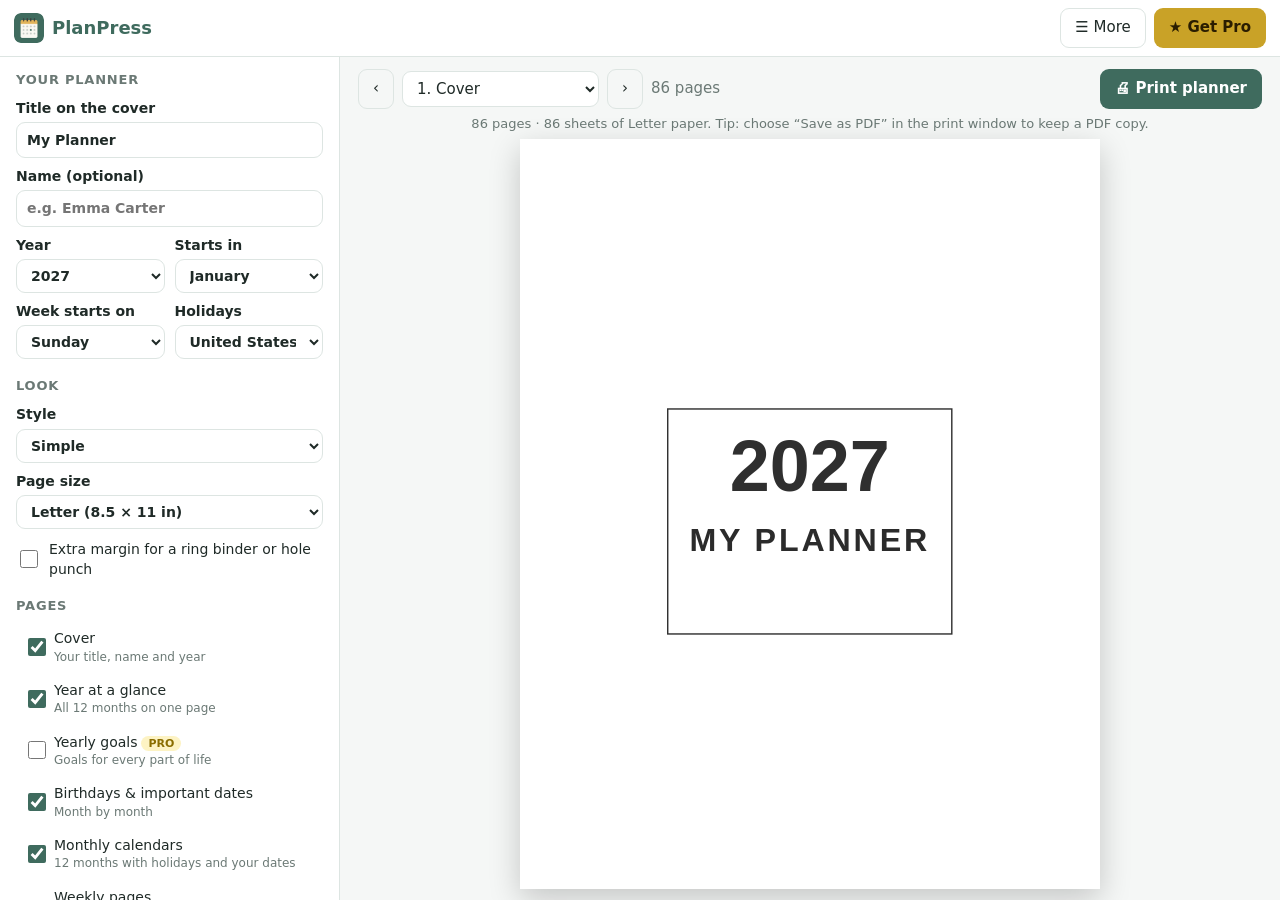
<file: index.html>
<!doctype html>
<html lang="en">
<head>
  <meta charset="utf-8">
  <meta name="viewport" content="width=device-width, initial-scale=1">
  <title>PlanPress – Printable Planner Maker</title>
  <meta name="description" content="Make your own printable planner: year, monthly and weekly pages with your dates, habit tracker, budget, meal planner, daily pages and more. Print at home. Private and offline.">
  <meta name="theme-color" content="#3f6b5e">
  <link rel="manifest" href="manifest.json">
  <link rel="icon" href="icon-192.png">
  <link rel="stylesheet" href="style.css">
</head>
<body>
  <header class="topbar">
    <div class="brand"><img src="icon-192.png" alt="" width="30" height="30"><span>PlanPress</span></div>
    <div class="top-btns">
      <button id="moreBtn" class="tb">☰ More</button>
      <button id="proBtn" class="pro-btn" hidden>★ Get Pro</button>
    </div>
    <div id="menu" class="menu" hidden>
      <button id="resetBtn">Start again with the default planner…</button>
      <a href="help.html" target="_blank" rel="noopener">❓ How to use PlanPress</a>
      <a href="mailto:thequan03072002@gmail.com?subject=PlanPress%20feedback">✉ Feedback &amp; support</a>
      <a href="https://apps.microsoft.com/detail/9MWSF3JMP1GJ" target="_blank" rel="noopener">More apps: PrintCal – photo cards &amp; calendars</a>
      <a href="https://apps.microsoft.com/detail/9N6HCR3T80F2" target="_blank" rel="noopener">More apps: BudgetPress budget planner</a>
      <a href="https://apps.microsoft.com/detail/9NDCRGD5QFJ4" target="_blank" rel="noopener">More apps: RecipePress family cookbook maker</a>
    </div>
  </header>

  <main class="pane">
    <section class="side">
      <h2>Your planner</h2>
      <label class="field">Title on the cover<input id="title" type="text" maxlength="40"></label>
      <label class="field">Name (optional)<input id="owner" type="text" maxlength="40" placeholder="e.g. Emma Carter"></label>
      <div class="two">
        <label class="field">Year<select id="year"></select></label>
        <label class="field">Starts in<select id="start"></select></label>
      </div>
      <div class="two">
        <label class="field">Week starts on<select id="weekStart"><option value="0">Sunday</option><option value="1">Monday</option></select></label>
        <label class="field">Holidays<select id="holidays"></select></label>
      </div>

      <h2>Look</h2>
      <label class="field">Style<select id="style"></select></label>
      <label class="field">Page size<select id="paper"></select></label>
      <label class="check" id="twoUpRow"><input id="twoUp" type="checkbox"> Print 2 pages on each sheet (cut in half)</label>
      <label class="check"><input id="holes" type="checkbox"> Extra margin for a ring binder or hole punch</label>

      <h2>Pages</h2>
      <div id="sections" class="sections"></div>

      <h2>Your important dates</h2>
      <p class="hint">One on each line – birthdays, anniversaries, trips. They appear on your calendar pages.</p>
      <textarea id="dates" rows="6" placeholder="Mar 14 Mom's birthday&#10;Jun 2 Our anniversary&#10;Aug 10 Beach trip"></textarea>

      <h2>Your habits</h2>
      <p class="hint">One on each line (up to 12).</p>
      <textarea id="habits" rows="6"></textarea>
      <p class="fb-note">💬 Something not working the way you want? Tell me – <a href="mailto:thequan03072002@gmail.com?subject=PlanPress%20feedback">thequan03072002@gmail.com</a>. I read every message and improve the app.</p>
    </section>

    <section class="main-col">
      <div class="pager">
        <button id="pgPrev" class="ghost">‹</button>
        <select id="pgSel"></select>
        <button id="pgNext" class="ghost">›</button>
        <span id="pgCount" class="muted"></span>
        <span class="grow"></span>
        <button id="printBtn" class="primary">🖨 Print planner</button>
      </div>
      <p id="info" class="hint center"></p>
      <div id="preview" class="preview"></div>
    </section>
  </main>

  <dialog id="proDialog" class="dlg">
    <h2>PlanPress Pro</h2>
    <p class="muted">One-time purchase. Yours forever on this Microsoft account – no subscription.</p>
    <ul class="pro-list">
      <li><strong>All 6 styles</strong> <span class="muted">(Free: Simple and Sage)</span></li>
      <li><strong>More pages:</strong> budget, meal planner &amp; grocery list, daily pages, cleaning schedule, yearly goals</li>
      <li><strong>Half Letter and A5 sizes</strong> – print 2 pages on each sheet, cut and bind like a real planner</li>
      <li>Free updates – a new year is always one click away</li>
    </ul>
    <p class="fb-note">💬 Something not working the way you want? Tell me – <a href="mailto:thequan03072002@gmail.com?subject=PlanPress%20feedback">thequan03072002@gmail.com</a>. I read every message and improve the app.</p>
    <p id="proMsg" class="pro-msg" hidden></p>
    <div class="row-btns">
      <button id="buyBtn" class="primary" autofocus>Unlock Pro</button>
      <button id="restoreBtn" class="ghost">Restore purchase</button>
      <button id="closePro" class="ghost">Not now</button>
    </div>
  </dialog>

  <div id="toast" class="toast" hidden></div>
  <style id="pageRule"></style>
  <div id="printArea"></div>
  <script src="app.js"></script>
</body>
</html>
</file>
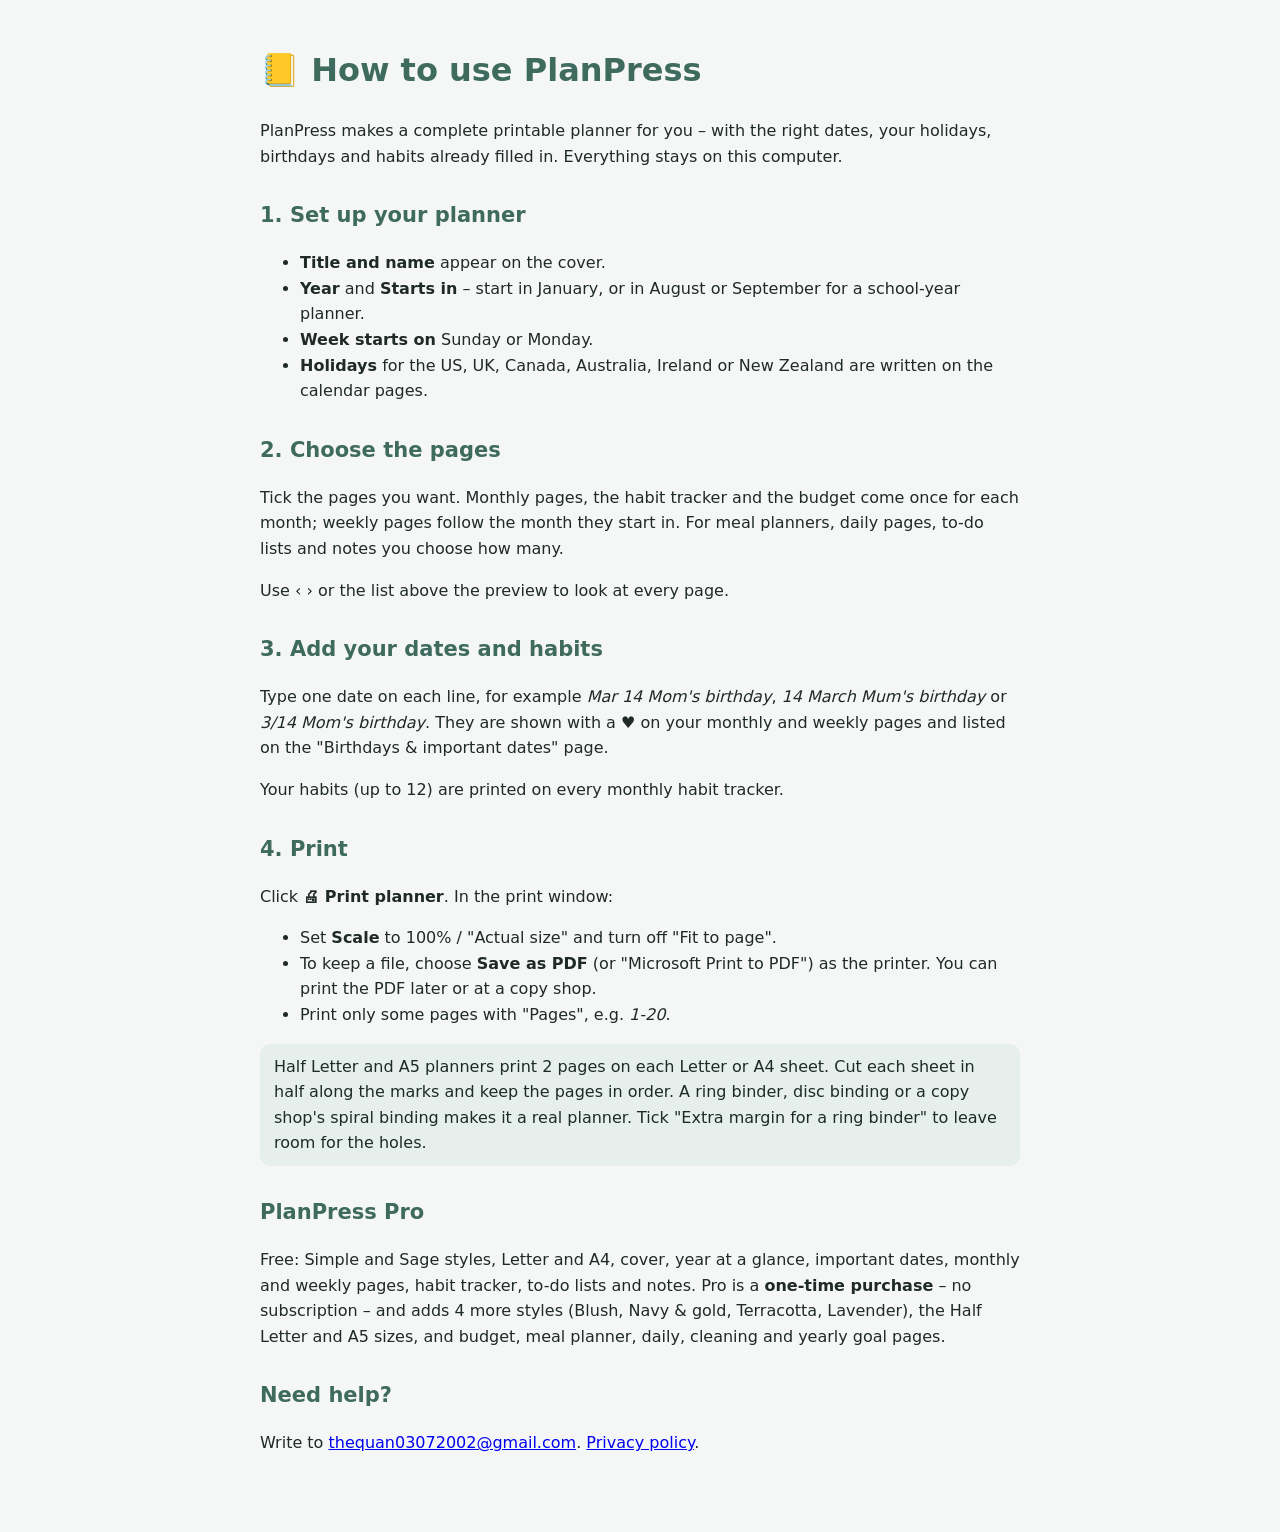
<file: help.html>
<!doctype html>
<html lang="en"><head><meta charset="utf-8"><meta name="viewport" content="width=device-width, initial-scale=1">
<title>How to use PlanPress</title><link rel="icon" href="icon-192.png">
<style>
body{font:16px/1.6 'Segoe UI',system-ui,sans-serif;max-width:760px;margin:0 auto;padding:24px 18px 60px;color:#1f2a27;background:#f5f7f6}
h1,h2{color:#3f6b5e}h2{margin-top:30px;font-size:21px}
.tip{background:#e6efec;border-radius:10px;padding:10px 14px}
@media (prefers-color-scheme:dark){body{background:#121715;color:#e9f0ed}h1,h2{color:#8cc4b2}.tip{background:#24312d}a{color:#8cc4b2}}
</style></head><body>
<h1>📒 How to use PlanPress</h1>
<p>PlanPress makes a complete printable planner for you – with the right dates, your holidays, birthdays and habits already filled in. Everything stays on this computer.</p>

<h2>1. Set up your planner</h2>
<ul>
<li><b>Title and name</b> appear on the cover.</li>
<li><b>Year</b> and <b>Starts in</b> – start in January, or in August or September for a school-year planner.</li>
<li><b>Week starts on</b> Sunday or Monday.</li>
<li><b>Holidays</b> for the US, UK, Canada, Australia, Ireland or New Zealand are written on the calendar pages.</li>
</ul>

<h2>2. Choose the pages</h2>
<p>Tick the pages you want. Monthly pages, the habit tracker and the budget come once for each month; weekly pages follow the month they start in. For meal planners, daily pages, to-do lists and notes you choose how many.</p>
<p>Use ‹ › or the list above the preview to look at every page.</p>

<h2>3. Add your dates and habits</h2>
<p>Type one date on each line, for example <i>Mar 14 Mom's birthday</i>, <i>14 March Mum's birthday</i> or <i>3/14 Mom's birthday</i>. They are shown with a ♥ on your monthly and weekly pages and listed on the "Birthdays &amp; important dates" page.</p>
<p>Your habits (up to 12) are printed on every monthly habit tracker.</p>

<h2>4. Print</h2>
<p>Click <b>🖨 Print planner</b>. In the print window:</p>
<ul>
<li>Set <b>Scale</b> to 100% / "Actual size" and turn off "Fit to page".</li>
<li>To keep a file, choose <b>Save as PDF</b> (or "Microsoft Print to PDF") as the printer. You can print the PDF later or at a copy shop.</li>
<li>Print only some pages with "Pages", e.g. <i>1-20</i>.</li>
</ul>
<p class="tip">Half Letter and A5 planners print 2 pages on each Letter or A4 sheet. Cut each sheet in half along the marks and keep the pages in order. A ring binder, disc binding or a copy shop's spiral binding makes it a real planner. Tick "Extra margin for a ring binder" to leave room for the holes.</p>

<h2>PlanPress Pro</h2>
<p>Free: Simple and Sage styles, Letter and A4, cover, year at a glance, important dates, monthly and weekly pages, habit tracker, to-do lists and notes. Pro is a <b>one-time purchase</b> – no subscription – and adds 4 more styles (Blush, Navy &amp; gold, Terracotta, Lavender), the Half Letter and A5 sizes, and budget, meal planner, daily, cleaning and yearly goal pages.</p>

<h2>Need help?</h2>
<p>Write to <a href="mailto:thequan03072002@gmail.com?subject=PlanPress%20help">thequan03072002@gmail.com</a>. <a href="privacy.html">Privacy policy</a>.</p>
</body></html>
</file>
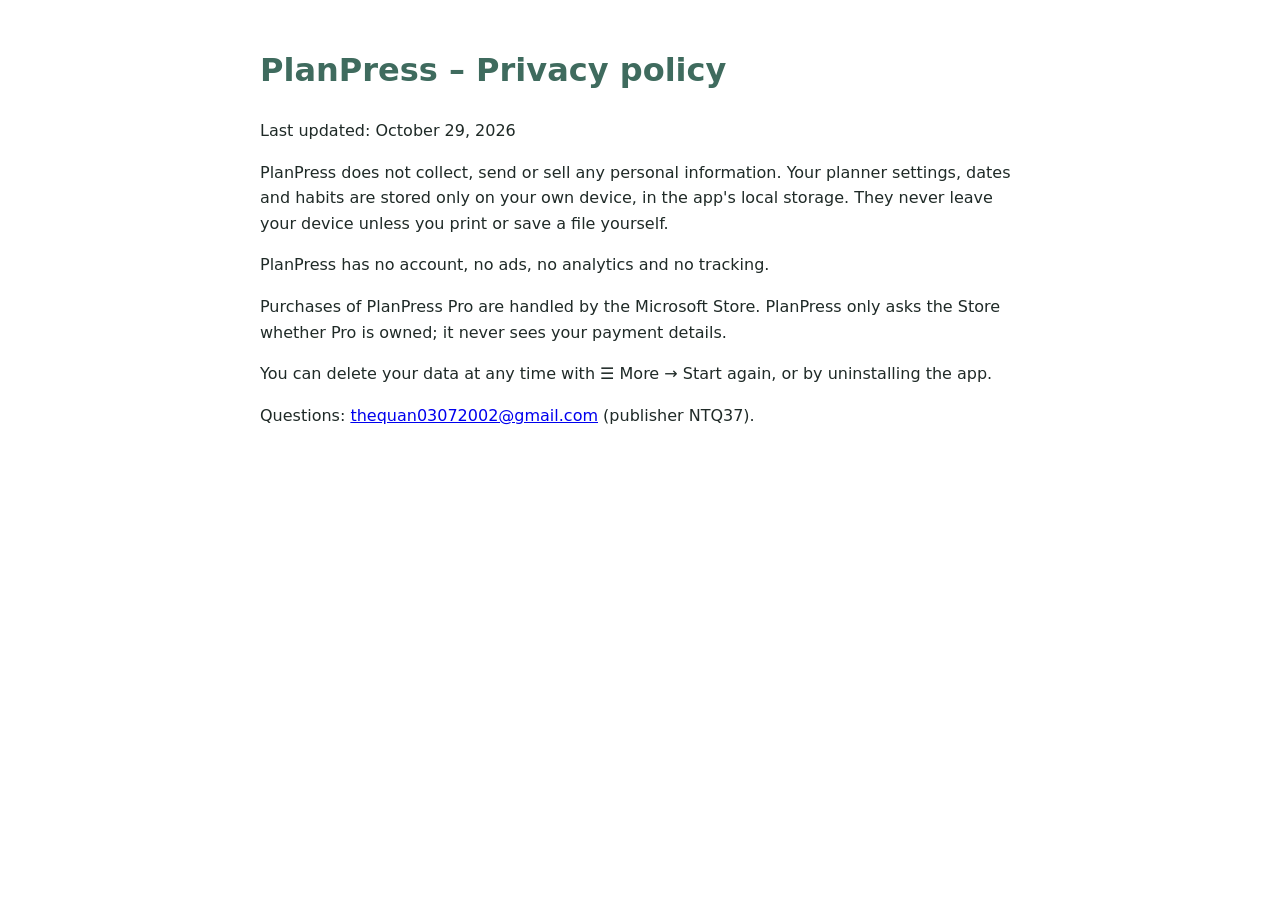
<file: privacy.html>
<!doctype html>
<html lang="en"><head><meta charset="utf-8"><meta name="viewport" content="width=device-width, initial-scale=1">
<title>PlanPress – Privacy policy</title><link rel="icon" href="icon-192.png">
<style>body{font:16px/1.6 'Segoe UI',system-ui,sans-serif;max-width:760px;margin:0 auto;padding:24px 18px;color:#1f2a27}h1{color:#3f6b5e}</style></head><body>
<h1>PlanPress – Privacy policy</h1>
<p>Last updated: October 29, 2026</p>
<p>PlanPress does not collect, send or sell any personal information. Your planner settings, dates and habits are stored only on your own device, in the app's local storage. They never leave your device unless you print or save a file yourself.</p>
<p>PlanPress has no account, no ads, no analytics and no tracking.</p>
<p>Purchases of PlanPress Pro are handled by the Microsoft Store. PlanPress only asks the Store whether Pro is owned; it never sees your payment details.</p>
<p>You can delete your data at any time with ☰ More → Start again, or by uninstalling the app.</p>
<p>Questions: <a href="mailto:thequan03072002@gmail.com">thequan03072002@gmail.com</a> (publisher NTQ37).</p>
</body></html>
</file>
<file: style.css>
:root {
  --bg: #f5f7f6; --card: #ffffff; --text: #1f2a27; --muted: #6b7975; --line: #dde5e2;
  --accent: #3f6b5e; --accent-2: #e6efec; --on-accent: #ffffff; --danger: #b42318;
}
@media (prefers-color-scheme: dark) {
  :root { --bg: #121715; --card: #1b2220; --text: #e9f0ed; --muted: #a3b2ad; --line: #2f3a37; --accent: #8cc4b2; --accent-2: #24312d; --on-accent: #10221c; --danger: #f97066; }
}
* { box-sizing: border-box; }
[hidden] { display: none !important; }
html, body { height: 100%; }
body { margin: 0; font: 15px/1.45 'Segoe UI', system-ui, sans-serif; background: var(--bg); color: var(--text); display: flex; flex-direction: column; }
button, input, select, textarea { font: inherit; color: inherit; }
button { cursor: pointer; border: 1px solid transparent; border-radius: 9px; padding: 8px 14px; background: var(--accent-2); }
input, select, textarea { background: var(--card); border: 1px solid var(--line); border-radius: 9px; padding: 7px 10px; width: 100%; }
textarea { resize: vertical; }
input:focus, select:focus, textarea:focus, button:focus-visible { outline: 3px solid var(--accent); outline-offset: 1px; }
.primary { background: var(--accent); color: var(--on-accent); font-weight: 700; }
.ghost { background: transparent; border-color: var(--line); }
.ghost:hover, .tb:hover { border-color: var(--accent); }
.danger { color: var(--danger); }
.muted { color: var(--muted); font-weight: 400; }
.hint { color: var(--muted); font-size: 13px; margin: 4px 0 6px; }
.center { text-align: center; }

.topbar { display: flex; align-items: center; gap: 14px; padding: 8px 14px; background: var(--card); border-bottom: 1px solid var(--line); position: relative; }
.brand { display: flex; align-items: center; gap: 8px; font-weight: 800; font-size: 18px; color: var(--accent); }
.brand img { border-radius: 7px; }
.top-btns { margin-left: auto; display: flex; gap: 8px; }
.tb { background: transparent; border-color: var(--line); }
.pro-btn { background: #c9a227; color: #2a1d00; font-weight: 800; }
.pro-btn.is-pro { background: var(--accent-2); color: var(--accent); cursor: default; }
.menu { position: absolute; right: 14px; top: 52px; background: var(--card); border: 1px solid var(--line); border-radius: 12px; box-shadow: 0 12px 30px rgba(0,0,0,.18); padding: 6px; z-index: 30; display: flex; flex-direction: column; min-width: 290px; }
.menu button, .menu a { text-align: left; background: transparent; padding: 9px 12px; border-radius: 8px; color: var(--text); text-decoration: none; }
.menu button:hover, .menu a:hover { background: var(--accent-2); }

.pane { flex: 1; display: grid; grid-template-columns: 340px 1fr; min-height: 0; }
.side { padding: 14px 16px 40px; border-right: 1px solid var(--line); overflow: auto; background: var(--card); }
.side h2 { font-size: 13px; text-transform: uppercase; letter-spacing: .06em; color: var(--muted); margin: 18px 0 6px; }
.side h2:first-child { margin-top: 0; }
.main-col { overflow: auto; padding: 12px 18px; min-width: 0; }
.field { display: flex; flex-direction: column; gap: 4px; font-weight: 600; font-size: 14px; margin-top: 8px; }
.two { display: grid; grid-template-columns: 1fr 1fr; gap: 10px; }
.row-btns { display: flex; gap: 8px; flex-wrap: wrap; margin-top: 10px; }
.check { display: flex; align-items: center; gap: 8px; margin-top: 10px; font-size: 14px; }
.check input { width: 18px; height: 18px; accent-color: var(--accent); flex: none; }

.sections { display: flex; flex-direction: column; gap: 2px; }
.sec { display: grid; grid-template-columns: 22px 1fr auto; align-items: center; gap: 8px; padding: 6px 8px; border-radius: 8px; font-size: 14px; }
.sec:hover { background: var(--accent-2); }
.sec input[type=checkbox] { width: 18px; height: 18px; accent-color: var(--accent); }
.sec small { display: block; color: var(--muted); font-size: 12px; }
.sec .cnt { width: 64px; padding: 4px 6px; }
.sec .cnt.sel { width: 128px; }
.sec .ctl { display: flex; flex-direction: column; gap: 4px; align-items: flex-end; }
.badge { font-size: 11px; font-weight: 800; color: #8a6d00; background: #fdf3c4; border-radius: 99px; padding: 1px 7px; margin-left: 4px; }

.pager { display: flex; align-items: center; gap: 8px; margin-bottom: 6px; flex-wrap: wrap; }
.pager select { width: auto; max-width: 300px; }
.grow { flex: 1; }
.preview { display: flex; justify-content: center; }
.preview svg { max-width: 100%; height: auto; max-height: calc(100vh - 150px); background: #fff; box-shadow: 0 10px 30px rgba(0,0,0,.2); }

.dlg { border: 1px solid var(--line); border-radius: 16px; padding: 22px; background: var(--card); color: var(--text); max-width: 470px; width: calc(100% - 32px); }
.dlg::backdrop { background: rgba(0,0,0,.5); }
.dlg h2 { margin: 0 0 6px; font-size: 21px; }
.pro-list { padding-left: 20px; line-height: 1.8; }
.pro-msg { background: var(--accent-2); border-radius: 8px; padding: 9px 11px; }
.toast { position: fixed; left: 50%; bottom: 24px; transform: translateX(-50%); background: #1f2937; color: #fff; padding: 11px 18px; border-radius: 10px; z-index: 50; max-width: calc(100% - 24px); }

#printArea { display: none; }
@media print {
  body > *:not(#printArea) { display: none !important; }
  body { background: #fff; display: block; }
  #printArea { display: block; }
}
@media (max-width: 820px) {
  html, body { height: auto; }
  .pane { display: block; }
  .side { border-right: 0; border-bottom: 1px solid var(--line); }
  .brand span { display: none; }
}
.fb-note { color: var(--muted); font-size: 12px; font-weight: 400; line-height: 1.45; margin: 10px 0 0; overflow-wrap: anywhere; }
.fb-note a { color: inherit; text-decoration: underline; }
</file>
